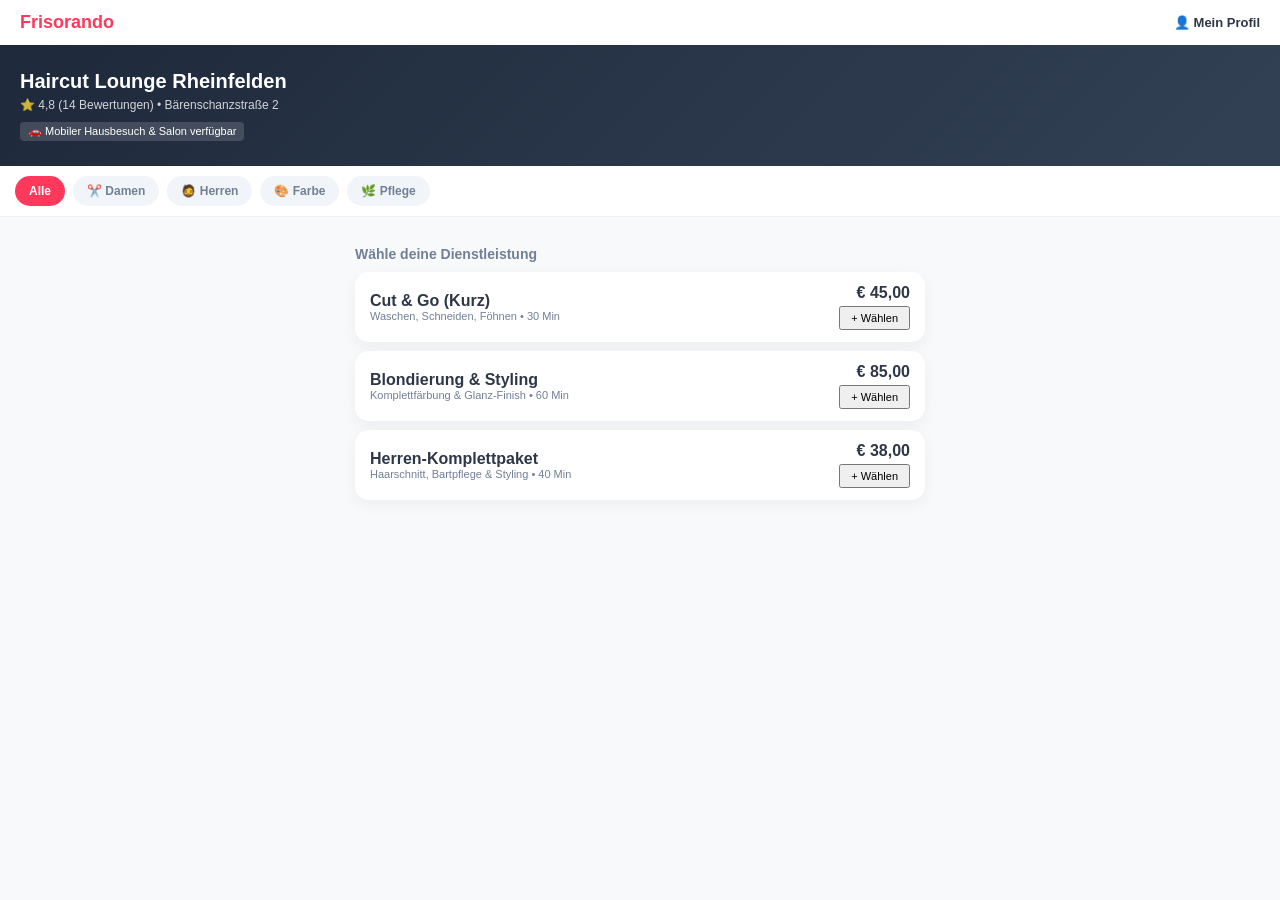
<file: salon/index.html>
<!DOCTYPE html>
<html lang="de">
<head>
    <meta charset="UTF-8">
    <meta name="viewport" content="width=device-width, initial-scale=1.0">
    <title>Frisorando - Salon & Buchung</title>
    <!-- CSS-Pfad angepasst an die Ordnerstruktur -->
    <link rel="stylesheet" href="../assets/css/style.css">
    <style>
        .salon-hero {
            background: linear-gradient(135deg, #1e293b 0%, #334155 100%);
            color: white;
            padding: 25px 20px;
        }
        .category-tabs {
            display: flex;
            gap: 8px;
            overflow-x: auto;
            padding: 10px 0;
            background: white;
            border-bottom: 1px solid var(--border-color);
            position: sticky;
            top: 0;
            z-index: 800;
        }
        .cat-btn {
            background: #f1f5f9;
            border: none;
            padding: 8px 14px;
            border-radius: 20px;
            font-size: 12px;
            font-weight: 600;
            color: var(--text-muted);
            cursor: pointer;
            white-space: nowrap;
            transition: 0.2s;
        }
        .cat-btn.active {
            background: var(--primary);
            color: white;
        }
        .service-item {
            display: flex;
            justify-content: space-between;
            align-items: center;
            padding: 12px 15px;
            background: white;
            border-bottom: 1px solid var(--border-color);
            border-radius: var(--radius);
            margin-bottom: 8px;
            box-shadow: var(--shadow);
        }
        .floating-cart {
            position: fixed;
            bottom: 20px;
            left: 50%;
            transform: translateX(-50%);
            background: var(--success);
            color: white;
            padding: 12px 25px;
            border-radius: 30px;
            box-shadow: 0 10px 25px rgba(0,0,0,0.2);
            font-weight: 700;
            display: flex;
            align-items: center;
            gap: 12px;
            cursor: pointer;
            z-index: 1000;
            font-size: 14px;
        }
    </style>
</head>
<body>

    <!-- Header -->
    <header style="background: white; padding: 12px 20px; box-shadow: var(--shadow); display: flex; justify-content: space-between; align-items: center;">
        <a href="../index.html" style="font-size: 18px; font-weight: 800; color: var(--primary); text-decoration: none;">Frisorando</a>
        <a href="../customer/profile.html" style="font-size: 13px; font-weight: 600; color: var(--text-main); text-decoration: none;">👤 Mein Profil</a>
    </header>

    <!-- Salon Header Infos -->
    <div class="salon-hero">
        <h1 style="margin: 0 0 5px 0; font-size: 20px;">Haircut Lounge Rheinfelden</h1>
        <p style="margin: 0; font-size: 12px; opacity: 0.8;">⭐ 4,8 (14 Bewertungen) • Bärenschanzstraße 2</p>
        <div style="margin-top: 10px; font-size: 11px; background: rgba(255,255,255,0.15); display: inline-block; padding: 3px 8px; border-radius: 4px;">
            🚗 Mobiler Hausbesuch & Salon verfügbar
        </div>
    </div>

    <!-- Kategorien (Studiobooker-Style) -->
    <div class="category-tabs" style="padding-left: 15px;">
        <button class="cat-btn active" onclick="filterCategory('all')">Alle</button>
        <button class="cat-btn" onclick="filterCategory('damen')">✂️ Damen</button>
        <button class="cat-btn" onclick="filterCategory('herren')">🧔 Herren</button>
        <button class="cat-btn" onclick="filterCategory('farbe')">🎨 Farbe</button>
        <button class="cat-btn" onclick="filterCategory('pflege')">🌿 Pflege</button>
    </div>

    <!-- Leistungsliste -->
    <div style="padding: 15px; max-width: 600px; margin: 0 auto; padding-bottom: 80px;">
        <h3 style="font-size: 14px; color: var(--text-muted); margin-bottom: 10px;">Wähle deine Dienstleistung</h3>
        
        <div class="service-item">
            <div>
                <strong>Cut & Go (Kurz)</strong>
                <div style="font-size: 11px; color: var(--text-muted);">Waschen, Schneiden, Föhnen • 30 Min</div>
            </div>
            <div style="text-align: right;">
                <div style="font-weight: 700; margin-bottom: 4px;">€ 45,00</div>
                <button class="btn-action" style="padding: 4px 10px; font-size: 11px;" onclick="addToCart('Cut & Go (Kurz)', 45, 30)">+ Wählen</button>
            </div>
        </div>

        <div class="service-item">
            <div>
                <strong>Blondierung & Styling</strong>
                <div style="font-size: 11px; color: var(--text-muted);">Komplettfärbung & Glanz-Finish • 60 Min</div>
            </div>
            <div style="text-align: right;">
                <div style="font-weight: 700; margin-bottom: 4px;">€ 85,00</div>
                <button class="btn-action" style="padding: 4px 10px; font-size: 11px;" onclick="addToCart('Blondierung & Styling', 85, 60)">+ Wählen</button>
            </div>
        </div>

        <div class="service-item">
            <div>
                <strong>Herren-Komplettpaket</strong>
                <div style="font-size: 11px; color: var(--text-muted);">Haarschnitt, Bartpflege & Styling • 40 Min</div>
            </div>
            <div style="text-align: right;">
                <div style="font-weight: 700; margin-bottom: 4px;">€ 38,00</div>
                <button class="btn-action" style="padding: 4px 10px; font-size: 11px;" onclick="addToCart('Herren-Komplettpaket', 38, 40)">+ Wählen</button>
            </div>
        </div>
    </div>

    <!-- Schwebender Lieferando-Warenkorb -->
    <div id="floating-cart" class="floating-cart" style="display: none;" onclick="goToBooking()">
        <div>🛒 <span id="cart-count">0</span> Leistungen (<span id="cart-price">€ 0</span>)</div>
        <div style="background: rgba(0,0,0,0.15); padding: 4px 8px; border-radius: 15px; font-size: 12px;">Zur Buchung ➔</div>
    </div>

    <script>
        let cart = [];

        function addToCart(name, price, duration) {
            cart.push({ name, price, duration });
            updateCartUI();
        }

        function updateCartUI() {
            const cartDiv = document.getElementById('floating-cart');
            const countSpan = document.getElementById('cart-count');
            const priceSpan = document.getElementById('cart-price');

            if (cart.length > 0) {
                cartDiv.style.display = 'flex';
                countSpan.innerText = cart.length;
                const total = cart.reduce((sum, item) => sum + item.price, 0);
                priceSpan.innerText = '€ ' + total;
            } else {
                cartDiv.style.display = 'none';
            }
        }

        function goToBooking() {
            alert('Weiterleitung zur Mitarbeiter- und Zeitauswahl (Studiobooker-Modus)...');
            // Hier übergeben wir im nächsten Schritt die Warenkorb-Daten an den Kalender-Checkout
        }

        function filterCategory(cat) {
            document.querySelectorAll('.cat-btn').forEach(b => b.classList.remove('active'));
            event.target.classList.add('active');
            // Filterlogik folgt in der nächsten Ausbaustufe
        }
    </script>

</body>
</html>
</file>
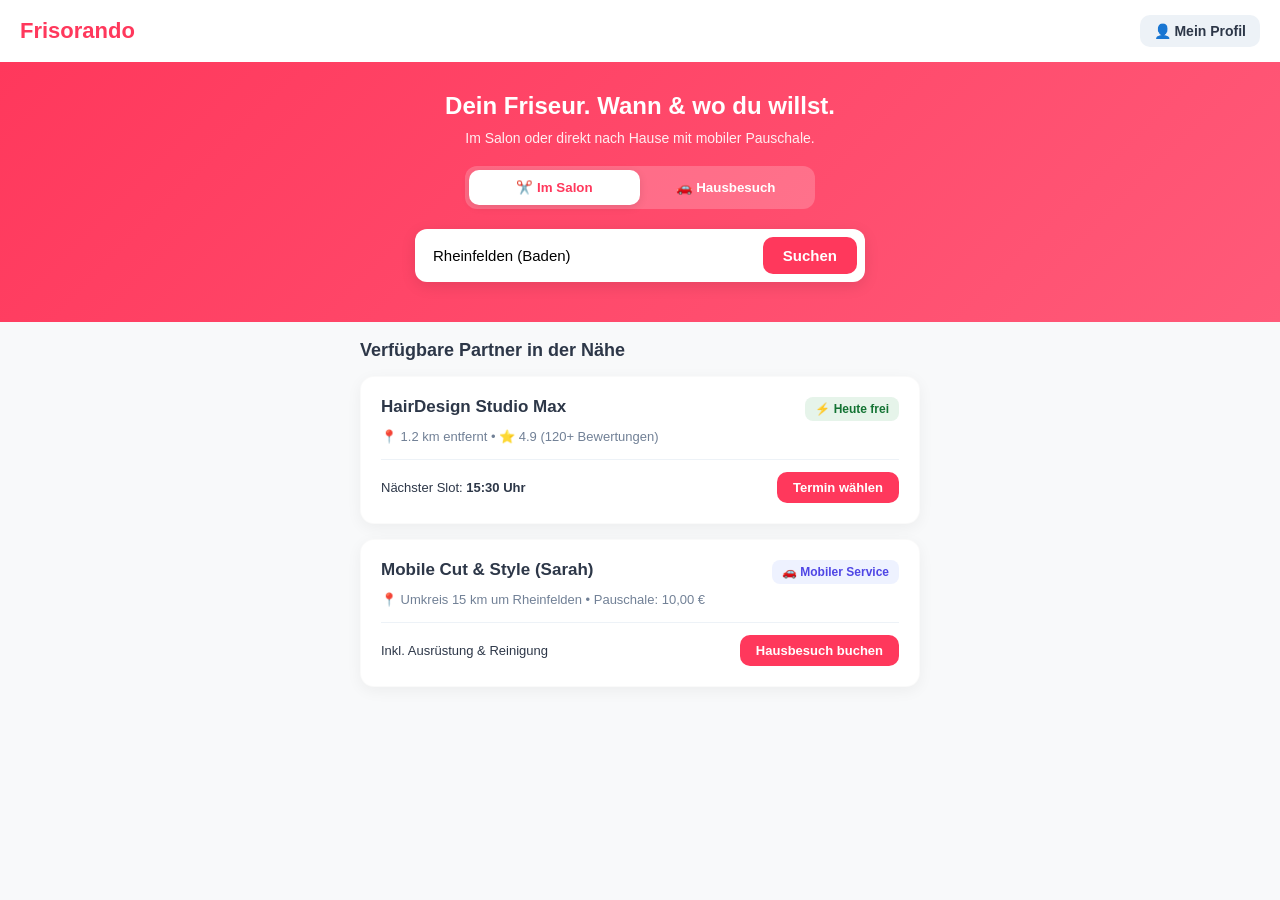
<file: ​customer/Index.html>
<!DOCTYPE html>
<html lang="de">
<head>
    <meta charset="UTF-8">
    <meta name="viewport" content="width=device-width, initial-scale=1.0">
    <title>Frisorando - Dein Friseur & Mobiles Styling</title>
    <!-- Verbindung zu unserer zentralen Design-Datei -->
    <link rel="stylesheet" href="../assets/css/style.css">
    <style>
        .hero {
            background: linear-gradient(135deg, var(--primary) 0%, #ff5a79 100%);
            color: white;
            padding: 30px 20px 40px 20px;
            text-align: center;
        }
        .mode-switch {
            display: flex;
            background: rgba(255,255,255,0.2);
            padding: 4px;
            border-radius: 12px;
            max-width: 350px;
            margin: 0 auto 20px auto;
        }
        .mode-btn {
            flex: 1;
            padding: 10px;
            border: none;
            background: transparent;
            color: white;
            font-weight: 600;
            border-radius: 10px;
            cursor: pointer;
            transition: 0.2s;
        }
        .mode-btn.active {
            background: white;
            color: var(--primary);
            box-shadow: 0 2px 8px rgba(0,0,0,0.1);
        }
        .search-box-wrapper {
            background: white;
            padding: 8px;
            border-radius: 12px;
            display: flex;
            max-width: 450px;
            margin: 0 auto;
            box-shadow: 0 4px 15px rgba(0,0,0,0.1);
        }
        .search-input {
            flex: 1;
            border: none;
            padding: 10px;
            font-size: 15px;
            outline: none;
        }
    </style>
</head>
<body>

    <!-- Header -->
    <header style="background: white; padding: 15px 20px; box-shadow: var(--shadow); display: flex; justify-content: space-between; align-items: center;">
        <a href="index.html" style="font-size: 22px; font-weight: 800; color: var(--primary); text-decoration: none;">Frisorando</a>
        <a href="profile.html" class="fr-btn fr-btn-secondary" style="width: auto; padding: 8px 14px; font-size: 14px;">👤 Mein Profil</a>
    </header>

    <!-- Hero / Suchbereich -->
    <div class="hero">
        <h1 style="margin: 0 0 10px 0; font-size: 24px;">Dein Friseur. Wann & wo du willst.</h1>
        <p style="margin: 0 0 20px 0; font-size: 14px; opacity: 0.9;">Im Salon oder direkt nach Hause mit mobiler Pauschale.</p>

        <!-- Lieferando-Modus-Umschaltung -->
        <div class="mode-switch">
            <button class="mode-btn active" onclick="switchMode('salon')">✂️ Im Salon</button>
            <button class="mode-btn" onclick="switchMode('mobile')">🚗 Hausbesuch</button>
        </div>

        <!-- Suchleiste -->
        <div class="search-box-wrapper">
            <input type="text" class="search-input" value="Rheinfelden (Baden)" placeholder="PLZ oder Ort...">
            <button class="fr-btn" style="width: auto; padding: 10px 20px;">Suchen</button>
        </div>
    </div>

    <!-- Hauptinhalt: Salons / Friseure -->
    <div class="fr-container" style="margin-top: -20px;">
        <h3 style="font-size: 18px; margin-bottom: 15px;">Verfügbare Partner in der Nähe</h3>

        <!-- Salon Karte 1 -->
        <div class="fr-card">
            <div style="display: flex; justify-content: space-between; align-items: flex-start; margin-bottom: 8px;">
                <h4 style="margin: 0; font-size: 17px;">HairDesign Studio Max</h4>
                <span class="fr-badge">⚡ Heute frei</span>
            </div>
            <p style="font-size: 13px; color: var(--text-muted); margin: 0 0 15px 0;">📍 1.2 km entfernt • ⭐ 4.9 (120+ Bewertungen)</p>
            <div style="display: flex; justify-content: space-between; align-items: center; border-top: 1px solid var(--border-color); padding-top: 12px;">
                <span style="font-size: 13px;">Nächster Slot: <strong>15:30 Uhr</strong></span>
                <a href="booking.html" class="fr-btn" style="width: auto; padding: 8px 16px; font-size: 13px;">Termin wählen</a>
            </div>
        </div>

        <!-- Salon Karte 2 (Mandar/Mobil) -->
        <div class="fr-card">
            <div style="display: flex; justify-content: space-between; align-items: flex-start; margin-bottom: 8px;">
                <h4 style="margin: 0; font-size: 17px;">Mobile Cut & Style (Sarah)</h4>
                <span class="fr-badge" style="background:#eef2ff; color:#4f46e5;">🚗 Mobiler Service</span>
            </div>
            <p style="font-size: 13px; color: var(--text-muted); margin: 0 0 15px 0;">📍 Umkreis 15 km um Rheinfelden • Pauschale: 10,00 €</p>
            <div style="display: flex; justify-content: space-between; align-items: center; border-top: 1px solid var(--border-color); padding-top: 12px;">
                <span style="font-size: 13px;">Inkl. Ausrüstung & Reinigung</span>
                <a href="booking.html" class="fr-btn" style="width: auto; padding: 8px 16px; font-size: 13px;">Hausbesuch buchen</a>
            </div>
        </div>
    </div>

    <script>
        function switchMode(mode) {
            const buttons = document.querySelectorAll('.mode-btn');
            buttons.forEach(btn => btn.classList.remove('active'));
            if(mode === 'salon') {
                buttons[0].classList.add('active');
            } else {
                buttons[1].classList.add('active');
            }
        }
    </script>

</body>
</html>
</file>
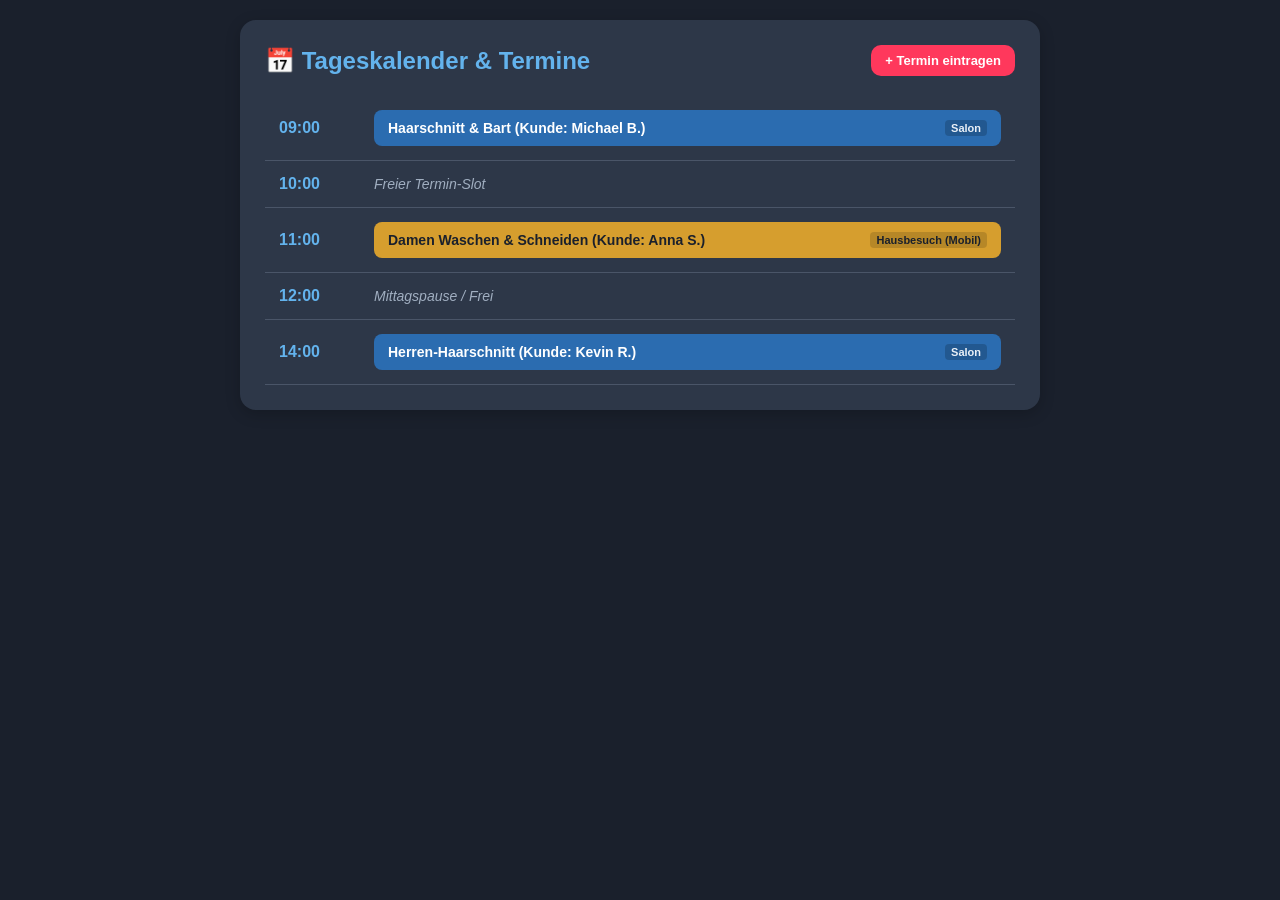
<file: salon/calendar.html>
<!DOCTYPE html>
<html lang="de">
<head>
    <meta charset="UTF-8">
    <meta name="viewport" content="width=device-width, initial-scale=1.0">
    <title>Frisorando - Salon Kalender</title>
    <link rel="stylesheet" href="../assets/css/style.css">
    <style>
        body { background: #1a202c; color: #f7fafc; padding: 20px; }
        .calendar-container { max-width: 800px; margin: 0 auto; background: #2d3748; padding: 25px; border-radius: 16px; box-shadow: 0 4px 15px rgba(0,0,0,0.2); }
        .time-slot { display: flex; padding: 14px; border-bottom: 1px solid #4a5568; align-items: center; justify-content: space-between; }
        .time-slot:hover { background: #323d52; }
        .time { font-weight: bold; color: #63b3ed; width: 80px; }
        .appointment { background: #2b6cb0; color: white; padding: 10px 14px; border-radius: 8px; flex: 1; margin-left: 15px; font-size: 14px; font-weight: 600; display: flex; justify-content: space-between; align-items: center; }
        .appointment.mobile { background: #d69e2e; color: #1a202c; }
        .empty { color: #a0aec0; font-size: 14px; font-style: italic; margin-left: 15px; flex: 1; }
    </style>
</head>
<body>
    <div class="calendar-container">
        <div style="display: flex; justify-content: space-between; align-items: center; margin-bottom: 20px;">
            <h2 style="margin: 0; color: #63b3ed;">📅 Tageskalender & Termine</h2>
            <button class="fr-btn" style="width: auto; padding: 8px 14px; font-size: 13px;" onclick="alert('Neuen Termin manuell anlegen')">+ Termin eintragen</button>
        </div>

        <!-- Zeitstrahl / Slots -->
        <div class="time-slot">
            <span class="time">09:00</span>
            <div class="appointment">
                <span>Haarschnitt & Bart (Kunde: Michael B.)</span>
                <span style="font-size: 11px; opacity: 0.9; background: rgba(0,0,0,0.2); padding: 2px 6px; border-radius: 4px;">Salon</span>
            </div>
        </div>

        <div class="time-slot">
            <span class="time">10:00</span>
            <div class="empty">Freier Termin-Slot</div>
        </div>

        <div class="time-slot">
            <span class="time">11:00</span>
            <div class="appointment mobile">
                <span>Damen Waschen & Schneiden (Kunde: Anna S.)</span>
                <span style="font-size: 11px; font-weight: bold; background: rgba(0,0,0,0.15); padding: 2px 6px; border-radius: 4px;">Hausbesuch (Mobil)</span>
            </div>
        </div>

        <div class="time-slot">
            <span class="time">12:00</span>
            <div class="empty">Mittagspause / Frei</div>
        </div>

        <div class="time-slot">
            <span class="time">14:00</span>
            <div class="appointment">
                <span>Herren-Haarschnitt (Kunde: Kevin R.)</span>
                <span style="font-size: 11px; opacity: 0.9; background: rgba(0,0,0,0.2); padding: 2px 6px; border-radius: 4px;">Salon</span>
            </div>
        </div>
    </div>
</body>
</html>
</file>
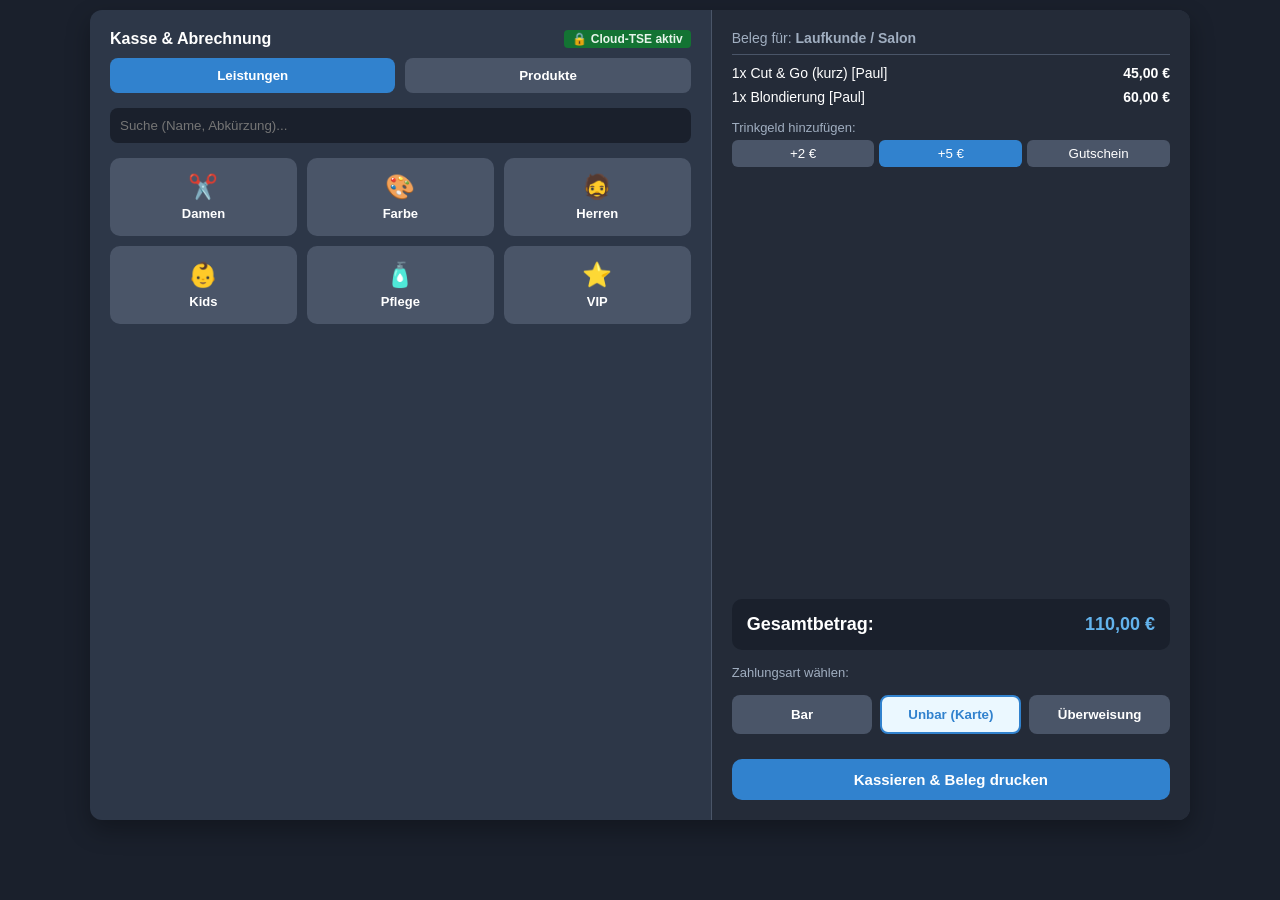
<file: salon/pos.html>
<!DOCTYPE html>
<html lang="de">
<head>
    <meta charset="UTF-8">
    <meta name="viewport" content="width=device-width, initial-scale=1.0">
    <title>Frisorando - Kasse (Studiolution Stil)</title>
    <link rel="stylesheet" href="../assets/css/style.css">
    <style>
        body { background: #1a202c; color: #fff; padding: 10px; margin: 0; }
        .pos-container { max-width: 1100px; margin: 0 auto; background: #2d3748; border-radius: 12px; overflow: hidden; box-shadow: 0 10px 25px rgba(0,0,0,0.3); display: grid; grid-template-columns: 1.3fr 1fr; height: 90vh; }
        
        /* Linke Spalte: Katalog */
        .pos-left { padding: 20px; border-right: 1px solid #4a5568; display: flex; flex-direction: column; overflow-y: auto; }
        .catalog-tabs { display: flex; gap: 10px; margin-bottom: 15px; }
        .tab-btn { flex: 1; padding: 10px; background: #4a5568; border: none; border-radius: 8px; color: white; font-weight: bold; cursor: pointer; }
        .tab-btn.active { background: #3182ce; }
        
        .grid-icons { display: grid; grid-template-columns: repeat(3, 1fr); gap: 10px; }
        .icon-tile { background: #4a5568; border: none; border-radius: 10px; padding: 15px; color: white; text-align: center; cursor: pointer; transition: 0.2s; }
        .icon-tile:hover { background: #edf2f7; color: #2d3748; }
        .icon-tile span { display: block; font-size: 24px; margin-bottom: 5px; }
        .icon-tile label { font-size: 13px; font-weight: 600; cursor: pointer; }

        /* Rechte Spalte: Kasse / Bon */
        .pos-right { padding: 20px; background: #242b38; display: flex; flex-direction: column; justify-content: space-between; overflow-y: auto; }
        .receipt-header { font-size: 14px; color: #a0aec0; margin-bottom: 10px; border-bottom: 1px solid #4a5568; padding-bottom: 8px; }
        .item-row { display: flex; justify-content: space-between; font-size: 14px; margin-bottom: 8px; }
        
        .pay-methods { display: grid; grid-template-columns: repeat(3, 1fr); gap: 8px; margin: 15px 0; }
        .pay-btn { background: #4a5568; border: 2px solid transparent; border-radius: 8px; padding: 10px; color: white; font-weight: bold; text-align: center; cursor: pointer; }
        .pay-btn.active { border-color: #3182ce; background: #ebf8ff; color: #3182ce; }
        
        .total-box { background: #1a202c; padding: 15px; border-radius: 10px; margin-bottom: 15px; }
    </style>
</head>
<body>

    <div class="pos-container">
        <!-- LINKE SEITE: Leistungen & Produkte -->
        <div class="pos-left">
            <div style="font-weight: bold; margin-bottom: 10px; display: flex; justify-content: space-between;">
                <span>Kasse & Abrechnung</span>
                <span style="font-size: 12px; background: #137333; color: #e6f4ea; padding: 2px 8px; border-radius: 4px;">🔒 Cloud-TSE aktiv</span>
            </div>
            
            <div class="catalog-tabs">
                <button class="tab-btn active">Leistungen</button>
                <button class="tab-btn">Produkte</button>
            </div>

            <input type="text" placeholder="Suche (Name, Abkürzung)..." style="padding: 10px; border-radius: 8px; border: none; margin-bottom: 15px; background: #1a202c; color: white;">

            <div class="grid-icons">
                <button class="icon-tile"><span>✂️</span><label>Damen</label></button>
                <button class="icon-tile"><span>🎨</span><label>Farbe</label></button>
                <button class="icon-tile"><span>🧔</span><label>Herren</label></button>
                <button class="icon-tile"><span>👶</span><label>Kids</label></button>
                <button class="icon-tile"><span>🧴</span><label>Pflege</label></button>
                <button class="icon-tile"><span>⭐</span><label>VIP</label></button>
            </div>
        </div>

        <!-- RECHTE SEITE: Bon & Zahlungsarten (Studiolution Vorbild) -->
        <div class="pos-right">
            <div>
                <div class="receipt-header">Beleg für: <strong>Laufkunde / Salon</strong></div>
                
                <div class="item-row">
                    <span>1x Cut & Go (kurz) [Paul]</span>
                    <strong>45,00 €</strong>
                </div>
                <div class="item-row">
                    <span>1x Blondierung [Paul]</span>
                    <strong>60,00 €</strong>
                </div>

                <div style="margin-top: 15px; font-size: 13px; color: #a0aec0;">Trinkgeld hinzufügen:</div>
                <div style="display: flex; gap: 5px; margin-top: 5px;">
                    <button style="flex:1; padding:6px; background:#4a5568; border:none; border-radius:6px; color:white;">+2 €</button>
                    <button style="flex:1; padding:6px; background:#3182ce; border:none; border-radius:6px; color:white;">+5 €</button>
                    <button style="flex:1; padding:6px; background:#4a5568; border:none; border-radius:6px; color:white;">Gutschein</button>
                </div>
            </div>

            <div>
                <div class="total-box">
                    <div style="display: flex; justify-content: space-between; font-size: 18px; font-weight: bold;">
                        <span>Gesamtbetrag:</span>
                        <span style="color: #63b3ed;">110,00 €</span>
                    </div>
                </div>

                <div style="font-size: 13px; color: #a0aec0; margin-bottom: 5px;">Zahlungsart wählen:</div>
                <div class="pay-methods">
                    <button class="pay-btn">Bar</button>
                    <button class="pay-btn active">Unbar (Karte)</button>
                    <button class="pay-btn">Überweisung</button>
                </div>

                <button class="fr-btn" style="background: #3182ce; margin-top: 10px;" onclick="alert('Beleg GoBD-konform gespeichert & TSE signiert!')">Kassieren & Beleg drucken</button>
            </div>
        </div>
    </div>

</body>
</html>
</file>
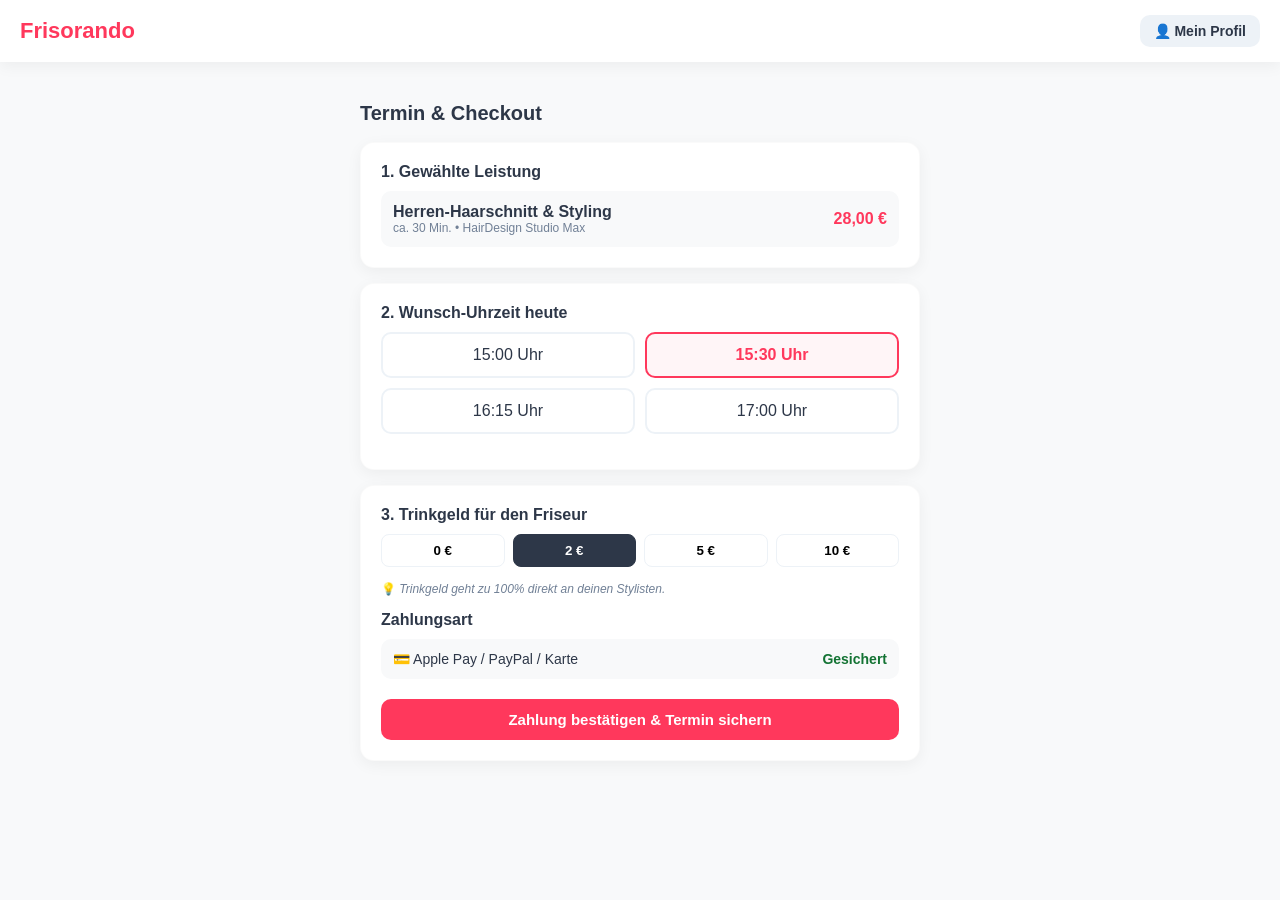
<file: ​customer/booking.html>
<!DOCTYPE html>
<html lang="de">
<head>
    <meta charset="UTF-8">
    <meta name="viewport" content="width=device-width, initial-scale=1.0">
    <title>Frisorando - Termin buchen & Checkout</title>
    <!-- Verbindung zu unserer zentralen Design-Datei -->
    <link rel="stylesheet" href="../assets/css/style.css">
    <style>
        .step-title {
            font-size: 16px;
            font-weight: 700;
            margin-bottom: 10px;
            color: var(--text-main);
        }
        .option-grid {
            display: grid;
            grid-template-columns: 1fr 1fr;
            gap: 10px;
            margin-bottom: 15px;
        }
        .option-card {
            border: 2px solid var(--border-color);
            border-radius: 10px;
            padding: 12px;
            cursor: pointer;
            text-align: center;
            transition: 0.2s;
            background: white;
        }
        .option-card.selected {
            border-color: var(--primary);
            background: var(--primary-light);
            color: var(--primary);
            font-weight: 700;
        }
        .tip-buttons {
            display: flex;
            gap: 8px;
            margin-bottom: 15px;
        }
        .tip-btn {
            flex: 1;
            padding: 8px;
            border: 1px solid var(--border-color);
            background: white;
            border-radius: 8px;
            cursor: pointer;
            font-weight: 600;
        }
        .tip-btn.active {
            background: var(--text-main);
            color: white;
            border-color: var(--text-main);
        }
    </style>
</head>
<body>

    <!-- Header -->
    <header style="background: white; padding: 15px 20px; box-shadow: var(--shadow); display: flex; justify-content: space-between; align-items: center;">
        <a href="index.html" style="font-size: 22px; font-weight: 800; color: var(--primary); text-decoration: none;">Frisorando</a>
        <a href="profile.html" class="fr-btn fr-btn-secondary" style="width: auto; padding: 8px 14px; font-size: 14px;">👤 Mein Profil</a>
    </header>

    <div class="fr-container" style="margin-top: 20px;">
        <h2 style="margin-top: 0; font-size: 20px;">Termin & Checkout</h2>

        <!-- Schritt 1: Leistung wählen -->
        <div class="fr-card">
            <div class="step-title">1. Gewählte Leistung</div>
            <div style="display: flex; justify-content: space-between; align-items: center; background: var(--bg-main); padding: 12px; border-radius: 10px;">
                <div>
                    <strong>Herren-Haarschnitt & Styling</strong>
                    <div style="font-size: 12px; color: var(--text-muted);">ca. 30 Min. • HairDesign Studio Max</div>
                </div>
                <strong style="color: var(--primary);">28,00 €</strong>
            </div>
        </div>

        <!-- Schritt 2: Uhrzeit wählen -->
        <div class="fr-card">
            <div class="step-title">2. Wunsch-Uhrzeit heute</div>
            <div class="option-grid">
                <div class="option-card">15:00 Uhr</div>
                <div class="option-card selected">15:30 Uhr</div>
                <div class="option-card">16:15 Uhr</div>
                <div class="option-card">17:00 Uhr</div>
            </div>
        </div>

        <!-- Schritt 3: Trinkgeld & Bezahlung -->
        <div class="fr-card">
            <div class="step-title">3. Trinkgeld für den Friseur</div>
            <div class="tip-buttons">
                <button class="tip-btn" onclick="setTip(this)">0 €</button>
                <button class="tip-btn active" onclick="setTip(this)">2 €</button>
                <button class="tip-btn" onclick="setTip(this)">5 €</button>
                <button class="tip-btn" onclick="setTip(this)">10 €</button>
            </div>
            <p style="font-size: 12px; color: var(--text-muted); margin: 0 0 15px 0;">💡 <em>Trinkgeld geht zu 100% direkt an deinen Stylisten.</em></p>

            <div class="step-title" style="margin-top: 15px;">Zahlungsart</div>
            <div style="background: var(--bg-main); padding: 12px; border-radius: 10px; font-size: 14px; display: flex; justify-content: space-between; align-items: center; margin-bottom: 20px;">
                <span>💳 Apple Pay / PayPal / Karte</span>
                <span style="color: var(--success); font-weight: 700;">Gesichert</span>
            </div>

            <button class="fr-btn" onclick="alert('Termin erfolgreich gebucht! Die digitale Stempelkarte wurde aktualisiert.')">Zahlung bestätigen & Termin sichern</button>
        </div>
    </div>

    <script>
        function setTip(btn) {
            document.querySelectorAll('.tip-btn').forEach(b => b.classList.remove('active'));
            btn.classList.add('active');
        }
    </script>

</body>
</html>
</file>
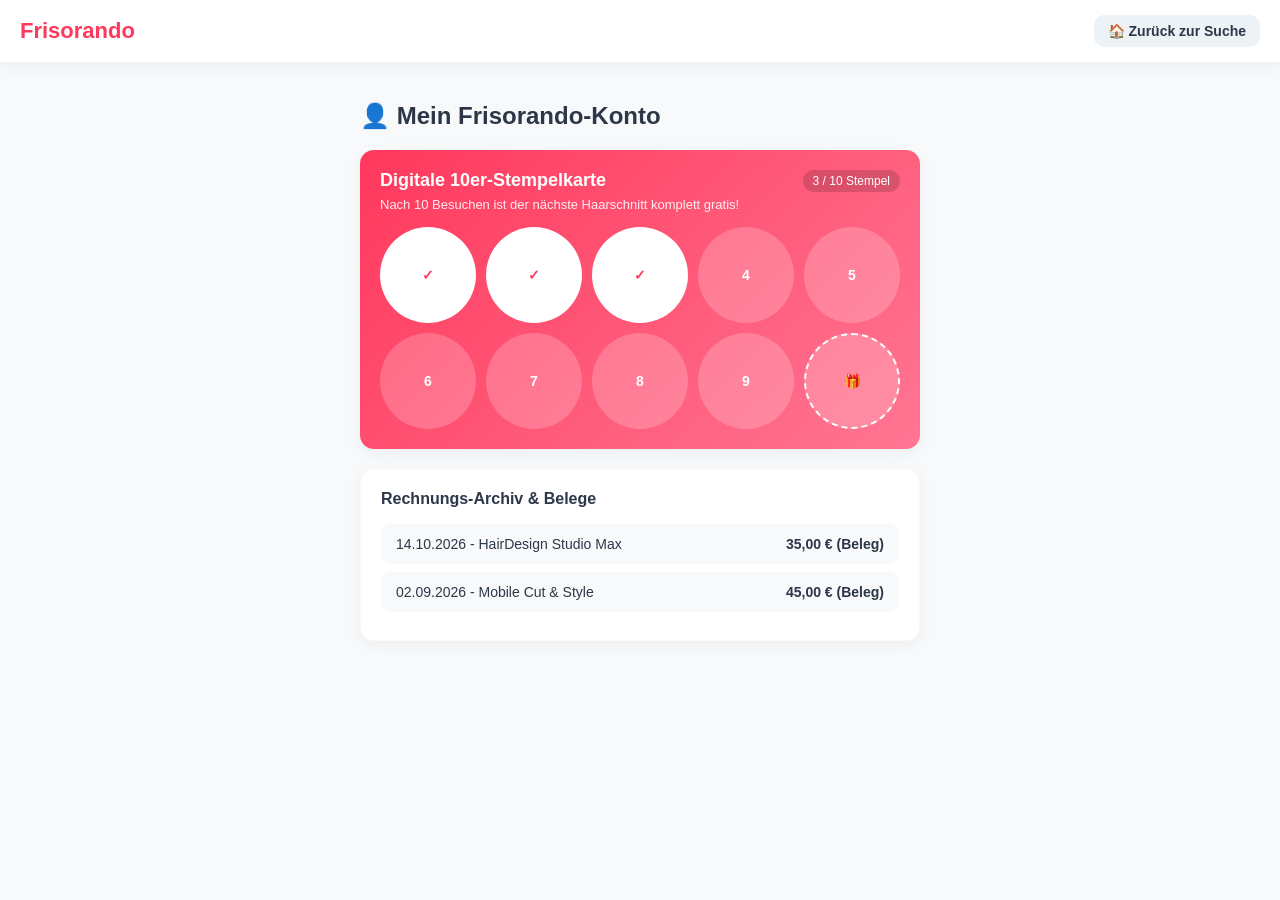
<file: ​customer/profile.html>
<!DOCTYPE html>
<html lang="de">
<head>
    <meta charset="UTF-8">
    <meta name="viewport" content="width=device-width, initial-scale=1.0">
    <title>Frisorando - Mein Profil & Stempelkarte</title>
    <link rel="stylesheet" href="../assets/css/style.css">
    <style>
        .card-box { 
            background: linear-gradient(135deg, var(--primary) 0%, #ff7693 100%); 
            color: white; 
            padding: 20px; 
            border-radius: var(--radius); 
            margin-bottom: 20px; 
            box-shadow: var(--shadow);
        }
        .stamps-grid { 
            display: grid; 
            grid-template-columns: repeat(5, 1fr); 
            gap: 10px; 
            margin-top: 15px; 
        }
        .stamp { 
            background: rgba(255,255,255,0.2); 
            aspect-ratio: 1; 
            border-radius: 50%; 
            display: flex; 
            align-items: center; 
            justify-content: center; 
            font-weight: bold; 
            font-size: 14px; 
        }
        .stamp.filled { 
            background: white; 
            color: var(--primary); 
        }
        .invoice-item { 
            display: flex; 
            justify-content: space-between; 
            background: var(--bg-main); 
            padding: 12px 15px; 
            border-radius: 10px; 
            margin-bottom: 8px; 
            font-size: 14px; 
        }
    </style>
</head>
<body>

    <!-- Header -->
    <header style="background: white; padding: 15px 20px; box-shadow: var(--shadow); display: flex; justify-content: space-between; align-items: center;">
        <a href="index.html" style="font-size: 22px; font-weight: 800; color: var(--primary); text-decoration: none;">Frisorando</a>
        <a href="index.html" class="fr-btn fr-btn-secondary" style="width: auto; padding: 8px 14px; font-size: 14px;">🏠 Zurück zur Suche</a>
    </header>

    <div class="fr-container" style="margin-top: 20px;">
        <h2 style="margin-top: 0; color: var(--text-main);">👤 Mein Frisorando-Konto</h2>
        
        <!-- Digitale 10er Stempelkarte -->
        <div class="card-box">
            <div style="display: flex; justify-content: space-between; align-items: center;">
                <h3 style="margin: 0; font-size: 18px;">Digitale 10er-Stempelkarte</h3>
                <span style="background: rgba(0,0,0,0.15); padding: 4px 10px; border-radius: 20px; font-size: 12px;" id="stamp-counter">3 / 10 Stempel</span>
            </div>
            <p style="font-size: 13px; margin: 5px 0 15px 0; opacity: 0.9;">Nach 10 Besuchen ist der nächste Haarschnitt komplett gratis!</p>
            
            <div class="stamps-grid" id="stamps-container">
                <!-- Wird dynamisch per Skript gefüllt -->
            </div>
        </div>

        <!-- Rechnungs-Archiv & Belege -->
        <div class="fr-card">
            <h3 style="margin-top: 0; font-size: 16px;">Rechnungs-Archiv & Belege</h3>
            <div class="invoice-item">
                <span>14.10.2026 - HairDesign Studio Max</span>
                <strong>35,00 € (Beleg)</strong>
            </div>
            <div class="invoice-item">
                <span>02.09.2026 - Mobile Cut & Style</span>
                <strong>45,00 € (Beleg)</strong>
            </div>
        </div>
    </div>

    <script>
        // Simulierte Stempel-Anzahl (später direkt aus Firebase geladen)
        const currentStamps = 3; 
        const container = document.getElementById('stamps-container');

        for (let i = 1; i <= 10; i++) {
            const stamp = document.createElement('div');
            stamp.className = 'stamp';
            if (i <= currentStamps) {
                stamp.classList.add('filled');
                stamp.innerHTML = '✓';
            } else if (i === 10) {
                stamp.innerHTML = '🎁';
                stamp.style.border = '2px dashed white';
            } else {
                stamp.innerHTML = i;
            }
            container.appendChild(stamp);
        }
    </script>

</body>
</html>
</file>
<file: assets/css/style.css>
/* Frisorando Global Design System */
:root {
    --primary: #ff385c;
    --primary-dark: #e00b3d;
    --primary-light: #fff5f7;
    --accent: #3182ce;
    --success: #137333;
    --success-bg: #e6f4ea;
    --bg-main: #f8f9fa;
    --card-bg: #ffffff;
    --text-main: #2d3748;
    --text-muted: #718096;
    --border-color: #edf2f7;
    --radius: 14px;
    --shadow: 0 4px 15px rgba(0,0,0,0.05);
}

* {
    box-sizing: border-box;
}

body {
    font-family: -apple-system, BlinkMacSystemFont, "Segoe UI", Roboto, Helvetica, Arial, sans-serif;
    background: var(--bg-main);
    color: var(--text-main);
    margin: 0;
    padding: 0;
    -webkit-font-smoothing: antialiased;
}

/* Universelle Container & Cards */
.fr-container {
    max-width: 600px;
    margin: 0 auto;
    padding: 20px;
}

.fr-card {
    background: var(--card-bg);
    border-radius: var(--radius);
    padding: 20px;
    box-shadow: var(--shadow);
    margin-bottom: 15px;
    border: 1px solid rgba(0,0,0,0.02);
}

/* Moderne Buttons */
.fr-btn {
    background: var(--primary);
    color: white;
    border: none;
    padding: 12px 20px;
    border-radius: 10px;
    font-weight: 700;
    font-size: 15px;
    width: 100%;
    cursor: pointer;
    transition: background 0.2s, transform 0.1s;
    text-align: center;
    display: inline-block;
    text-decoration: none;
}

.fr-btn:active {
    transform: scale(0.98);
}

.fr-btn-secondary {
    background: #edf2f7;
    color: var(--text-main);
}

/* Badges */
.fr-badge {
    background: var(--success-bg);
    color: var(--success);
    padding: 5px 10px;
    border-radius: 8px;
    font-size: 12px;
    font-weight: 700;
    display: inline-flex;
    align-items: center;
    gap: 5px;
}
</file>
